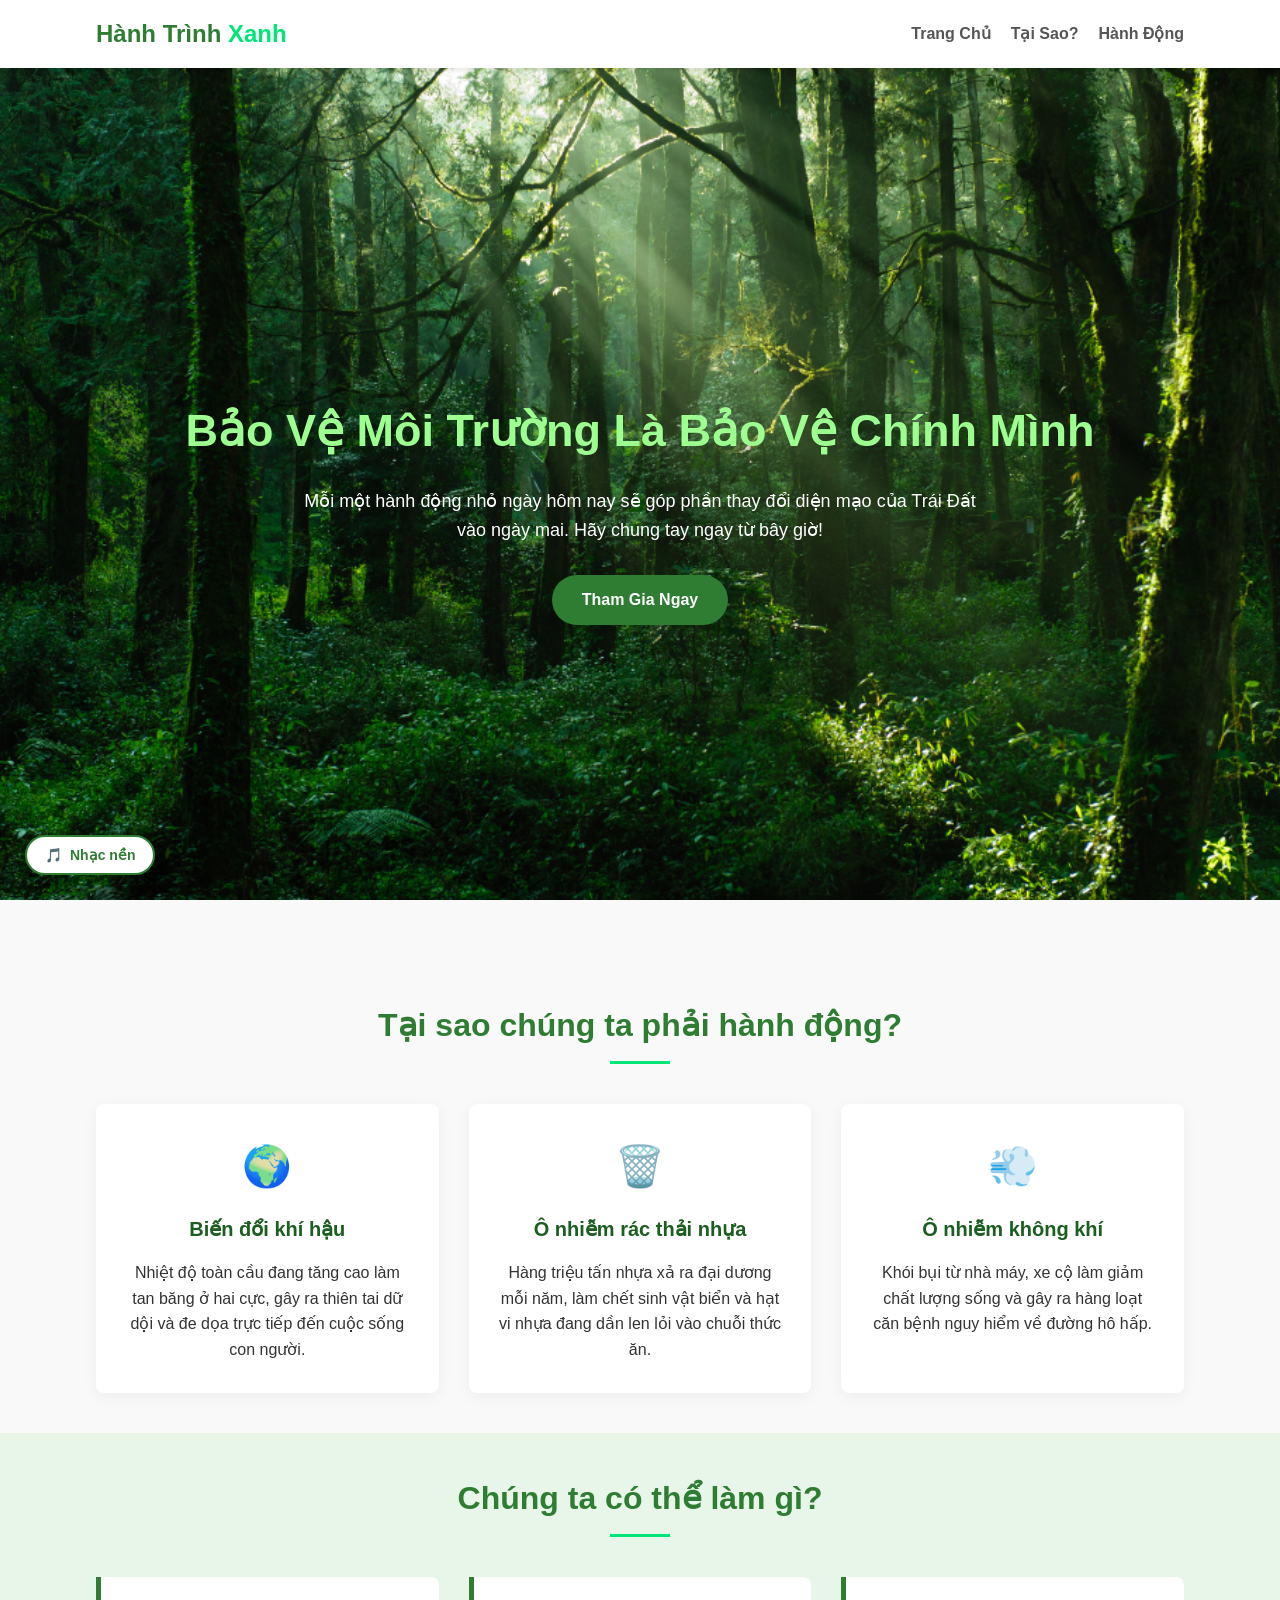
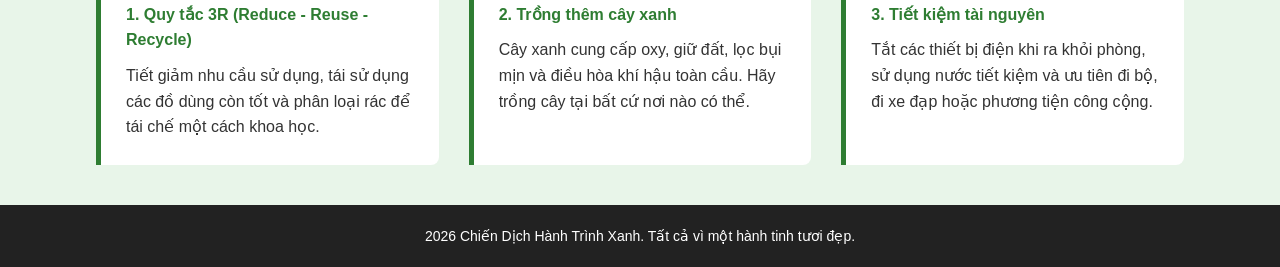
<file: index.html>
<!DOCTYPE html>
<html lang="vi">
<head>
    <meta charset="UTF-8">
    <meta name="viewport" content="width=device-width, initial-scale=1.0">
    <title>Chung Tay Bảo Vệ Môi Trường - Hành Động Vì Tương Lai</title>
    <link rel="stylesheet" href="style.css">
</head>
<body>

    <!-- Thanh điều hướng (Header) -->
    <header class="navbar">
        <div class="container">
            <h1 class="logo">Hành Trình <span>Xanh</span></h1>
            <nav>
                <ul>
                    <li><a href="#home">Trang Chủ</a></li>
                    <li><a href="#reasons">Tại Sao?</a></li>
                    <li><a href="#actions">Hành Động</a></li>
                </ul>
            </nav>
        </div>
    </header>

    <!-- Khu vực Banner (Hero Section) -->
    <section id="home" class="hero">
        <div class="hero-content">
            <h2>Bảo Vệ Môi Trường Là Bảo Vệ Chính Mình</h2>
            <p>Mỗi một hành động nhỏ ngày hôm nay sẽ góp phần thay đổi diện mạo của Trái Đất vào ngày mai. Hãy chung tay ngay từ bây giờ!</p>
<!-- Sửa từ href="#actions" thành đường link trang web bạn muốn -->
            <a href="./index2.html" class="btn" target="_blank">Tham Gia Ngay</a>

        </div>
    </section>

    <!-- Khu vực Thực trạng / Lý do (Reasons) -->
    <section id="reasons" class="features container">
        <h3 class="section-title">Tại sao chúng ta phải hành động?</h3>
        <div class="grid">
            <div class="card">
                <div class="icon">🌍</div>
                <h4>Biến đổi khí hậu</h4>
                <p>Nhiệt độ toàn cầu đang tăng cao làm tan băng ở hai cực, gây ra thiên tai dữ dội và đe dọa trực tiếp đến cuộc sống con người.</p>
            </div>
            <div class="card">
                <div class="icon">🗑️</div>
                <h4>Ô nhiễm rác thải nhựa</h4>
                <p>Hàng triệu tấn nhựa xả ra đại dương mỗi năm, làm chết sinh vật biển và hạt vi nhựa đang dần len lỏi vào chuỗi thức ăn.</p>
            </div>
            <div class="card">
                <div class="icon">💨</div>
                <h4>Ô nhiễm không khí</h4>
                <p>Khói bụi từ nhà máy, xe cộ làm giảm chất lượng sống và gây ra hàng loạt căn bệnh nguy hiểm về đường hô hấp.</p>
            </div>
        </div>
    </section>

    <!-- Khu vực Gợi ý Hành động (Actions) -->
    <section id="actions" class="actions-section">
        <div class="container">
            <h3 class="section-title">Chúng ta có thể làm gì?</h3>
            <div class="grid">
                <div class="action-item">
                    <h4>1. Quy tắc 3R (Reduce - Reuse - Recycle)</h4>
                    <p>Tiết giảm nhu cầu sử dụng, tái sử dụng các đồ dùng còn tốt và phân loại rác để tái chế một cách khoa học.</p>
                </div>
                <div class="action-item">
                    <h4>2. Trồng thêm cây xanh</h4>
                    <p>Cây xanh cung cấp oxy, giữ đất, lọc bụi mịn và điều hòa khí hậu toàn cầu. Hãy trồng cây tại bất cứ nơi nào có thể.</p>
                </div>
                <div class="action-item">
                    <h4>3. Tiết kiệm tài nguyên</h4>
                    <p>Tắt các thiết bị điện khi ra khỏi phòng, sử dụng nước tiết kiệm và ưu tiên đi bộ, đi xe đạp hoặc phương tiện công cộng.</p>
                </div>
            </div>
        </div>
    </section>

    <!-- Chân trang (Footer) -->
    <footer>
        <p>2026 Chiến Dịch Hành Trình Xanh. Tất cả vì một hành tinh tươi đẹp.</p>
    </footer>
    <!-- Nút bật/tắt nhạc nền tùy chỉnh -->
    <button id="music-btn" class="music-toggle-btn" title="Bật/Tắt nhạc nền">
        <span id="music-icon">🎵</span>
        <span class="music-text">Nhạc nền</span>
    </button>

    <!-- Thẻ audio ẩn đi (không dùng thuộc tính controls) -->
    <audio id="bg-music" src="./saikai.mp3.mp3" loop></audio>

    <!-- Đoạn JavaScript xử lý hành động bật/tắt -->
    <script>
        const bgMusic = document.getElementById('bg-music');
        const musicBtn = document.getElementById('music-btn');
        const musicIcon = document.getElementById('music-icon');

        // Thiết lập âm lượng vừa phải (30%) để không làm người dùng giật mình
        bgMusic.volume = 0.3; 

        musicBtn.addEventListener('click', function() {
            if (bgMusic.paused) {
                // Nếu nhạc đang dừng -> Phát nhạc và đổi trạng thái nút
                bgMusic.play();
                musicBtn.classList.add('playing');
                musicIcon.innerText = '🔊'; // Đổi icon sang loa đang phát
            } else {
                // Nếu nhạc đang phát -> Dừng nhạc và đổi trạng thái nút
                bgMusic.pause();
                musicBtn.classList.remove('playing');
                musicIcon.innerText = '🔇'; // Đổi icon sang loa tắt tiếng
            }
        });
    </script>
    <!-- Thẻ âm thanh hiệu ứng click -->
    <audio id="click-sound" src="./clicksound.mp3" preload="auto"></audio>

</body>
</html>
</file>
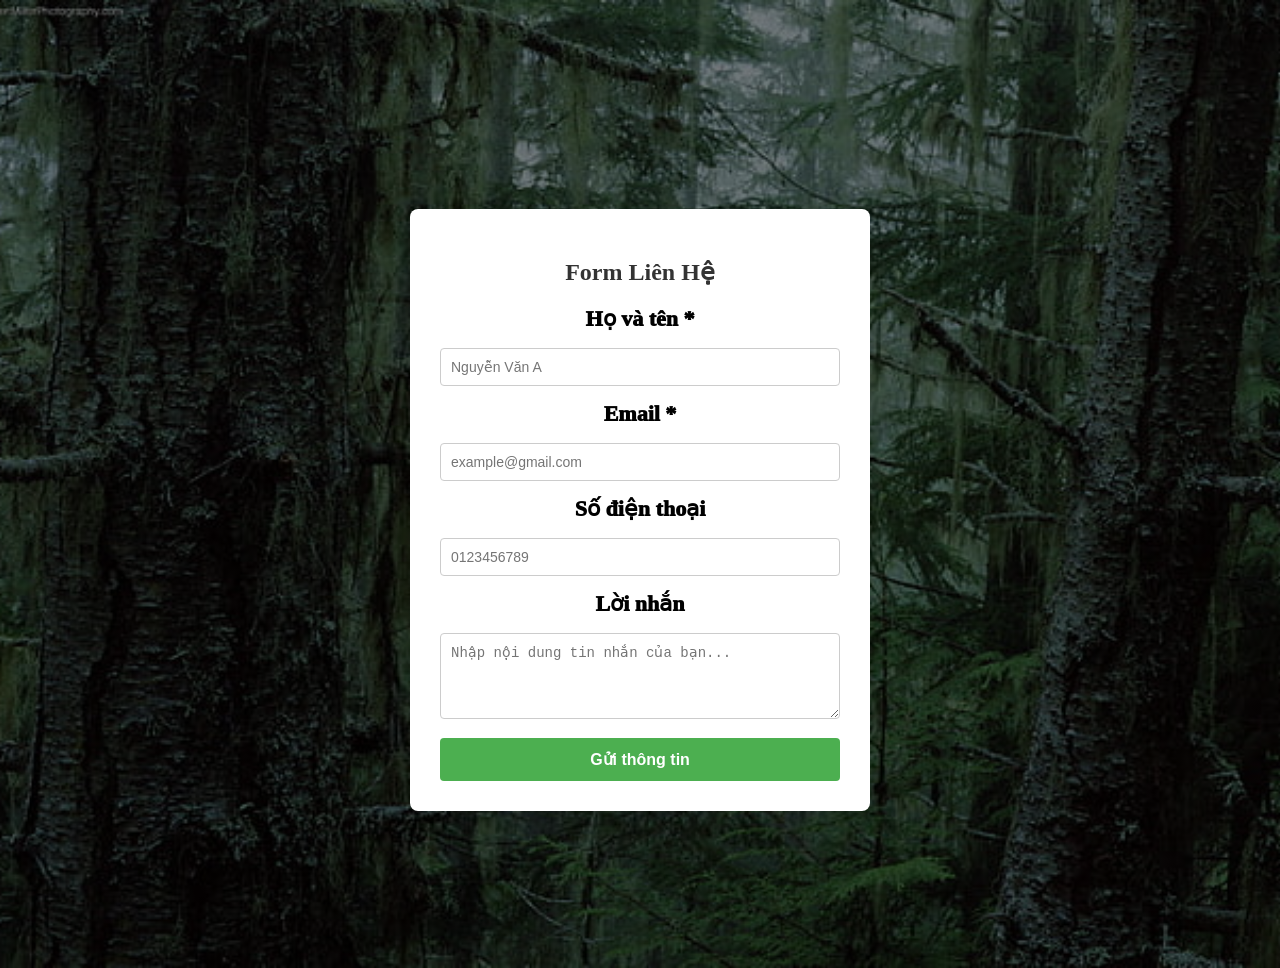
<file: index2.html>
<!DOCTYPE html>
<html lang="vi">
<head>
    <meta charset="UTF-8">
    <meta name="viewport" content="width=device-width, initial-scale=1.0">
    <title>Form đăng kí</title>
    <!-- Kết nối đến file CSS bên ngoài -->
    <link rel="stylesheet" href="./style2.css">
</head>
<body>

    <div class="form-container">
        <h2>Form Liên Hệ</h2>
        <!-- Thay đổi action thành địa chỉ trang web bạn muốn chuyển tới -->
        <form action="./index3.html" method="GET">
            
            <!-- Ô nhập Họ và Tên -->
            <div class="form-group">
                <label for="name">Họ và tên *</label>
                <input type="text" id="name" name="name" placeholder="Nguyễn Văn A" required>
            </div>

            <!-- Ô nhập Email -->
            <div class="form-group">
                <label for="email">Email *</label>
                <input type="email" id="email" name="email" placeholder="example@gmail.com" required>
            </div>

            <!-- Ô nhập Số điện thoại -->
            <div class="form-group">
                <label for="phone">Số điện thoại</label>
                <input type="tel" id="phone" name="phone" placeholder="0123456789">
            </div>

            <!-- Ô nhập Lời nhắn -->
            <div class="form-group">
                <label for="message">Lời nhắn</label>
                <textarea id="message" name="message" rows="4" placeholder="Nhập nội dung tin nhắn của bạn..."></textarea>
            </div>

            <!-- Nút gửi dữ liệu -->
            <button type="submit" class="submit-btn">Gửi thông tin</button>
            
        </form>
    </div>

</body>
</html>
</file>
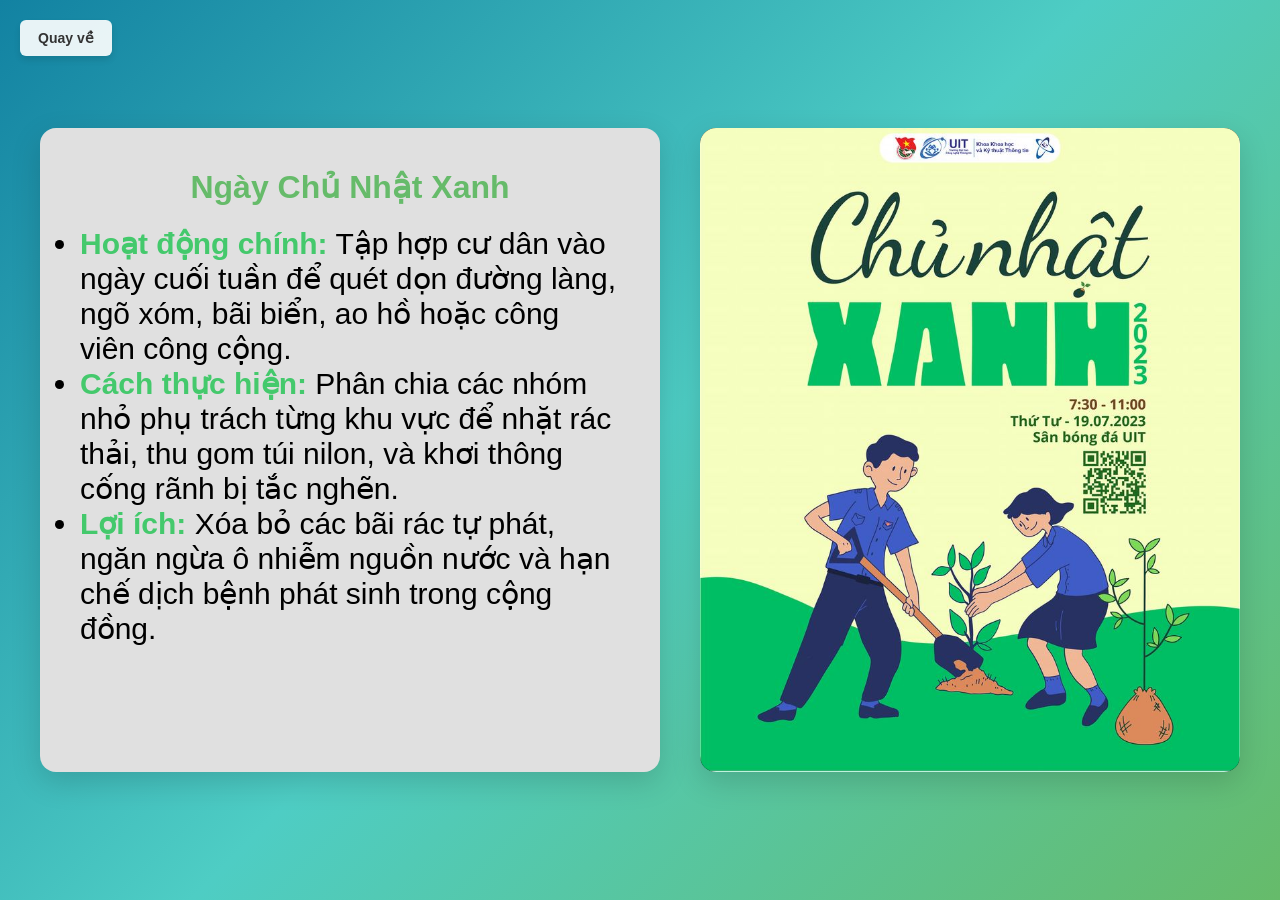
<file: index3,1.html>
<!DOCTYPE html>
<html lang="vi">
<head>
    <meta charset="UTF-8">
    <meta name="viewport" content="width=device-width, initial-scale=1.0">
    <title>Ngày Chủ Nhật Xanh</title>
    <link rel="stylesheet" href="./style3,1.css">
</head>
<body>

    <!-- Nút quay về Google ở góc trên trái -->
    <a href="./index3.html" class="back-button">Quay về</a>

    <!-- Container chính giữ hai khối nội dung -->
    <div class="main-container">
        
        <!-- Khối màu xám bên trái -->
        <div class="card left-card">
            <h1 class="title">Ngày Chủ Nhật Xanh</h1>
            <ul>
                <li><strong>Hoạt động chính:</strong> Tập hợp cư dân vào ngày cuối tuần để quét dọn đường làng, ngõ xóm, bãi biển, ao hồ hoặc công viên công cộng.</li>
                <li><strong>Cách thực hiện:</strong> Phân chia các nhóm nhỏ phụ trách từng khu vực để nhặt rác thải, thu gom túi nilon, và khơi thông cống rãnh bị tắc nghẽn.</li>
                 <li><strong>Lợi ích:</strong> Xóa bỏ các bãi rác tự phát, ngăn ngừa ô nhiễm nguồn nước và hạn chế dịch bệnh phát sinh trong cộng đồng.</li>
            </ul>
        </div>

        <!-- Khối màu đen bên phải -->
    <!-- Khối màu đen bên phải -->
    <div class="card right-card">
        <!-- Xóa chữ "Ô trống" đi và chèn thẻ img vào đây -->
        <img src="./CNxanh2.jpg" alt="Hình ảnh minh họa" class="card-image">
    </div>
</body>
</html>
</file>
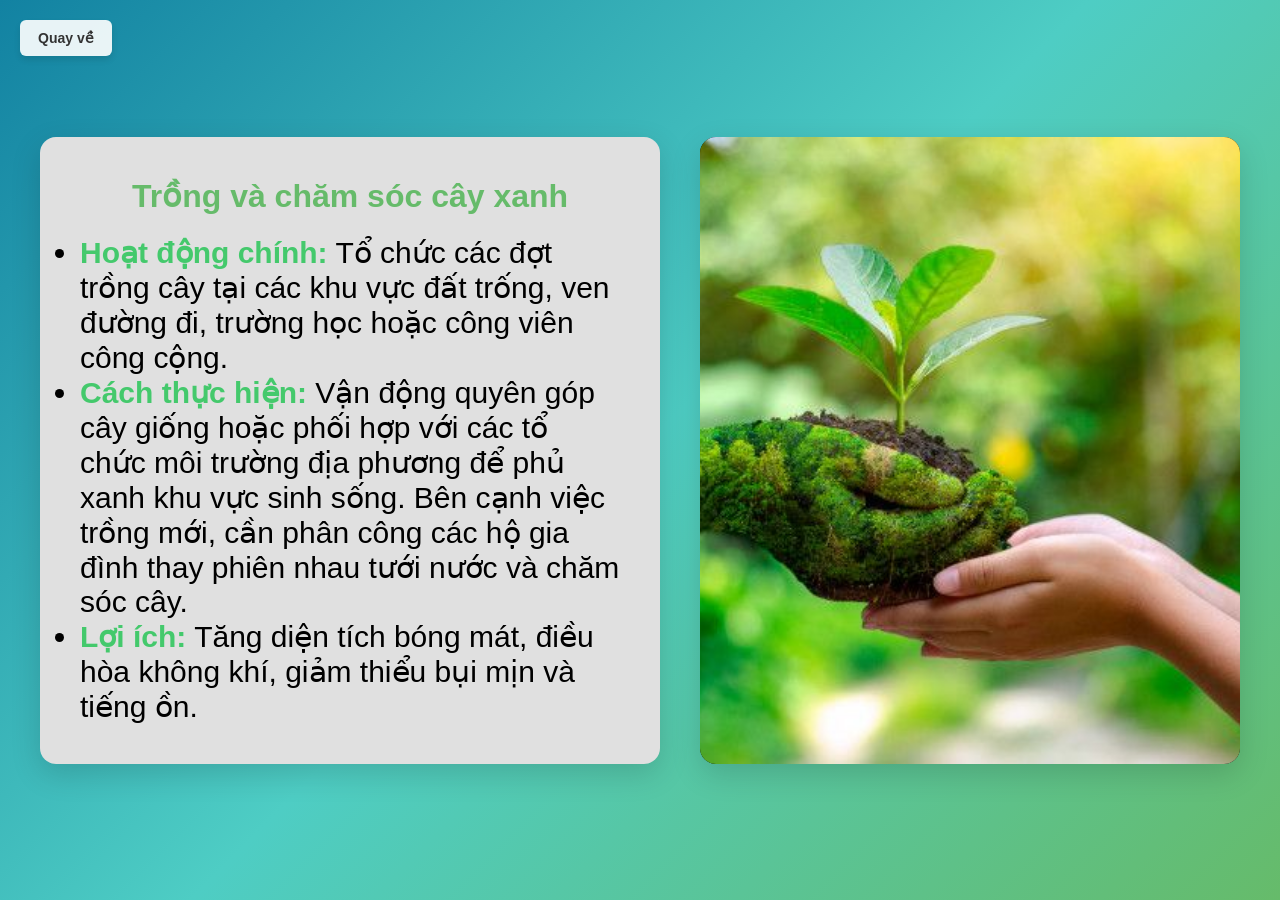
<file: index3,2.html>
<!DOCTYPE html>
<html lang="vi">
<head>
    <meta charset="UTF-8">
    <meta name="viewport" content="width=device-width, initial-scale=1.0">
    <title>Trồng và chăm sóc cây xanh</title>
    <link rel="stylesheet" href="./style3,2.css">
</head>
<body>

    <!-- Nút quay về Google ở góc trên trái -->
    <a href="./index3.html" class="back-button">Quay về</a>

    <!-- Container chính giữ hai khối nội dung -->
    <div class="main-container">
        
        <!-- Khối màu xám bên trái -->
        <div class="card left-card">
            <h1 class="title">Trồng và chăm sóc cây xanh</h1>
            <ul>
                <li><strong>Hoạt động chính:</strong> Tổ chức các đợt trồng cây tại các khu vực đất trống, ven đường đi, trường học hoặc công viên công cộng.</li>
                <li><strong>Cách thực hiện:</strong> Vận động quyên góp cây giống hoặc phối hợp với các tổ chức môi trường địa phương để phủ xanh khu vực sinh sống. Bên cạnh việc trồng mới, cần phân công các hộ gia đình thay phiên nhau tưới nước và chăm sóc cây.</li>
                <li><strong>Lợi ích:</strong> Tăng diện tích bóng mát, điều hòa không khí, giảm thiểu bụi mịn và tiếng ồn.</li>
            </ul>
        </div>

        <!-- Khối màu đen bên phải -->
    <!-- Khối màu đen bên phải -->
    <div class="card right-card">
        <!-- Xóa chữ "Ô trống" đi và chèn thẻ img vào đây -->
        <img src="./trongcay2.jpg" alt="Hình ảnh minh họa" class="card-image">
    </div>
</body>
</html>
</file>
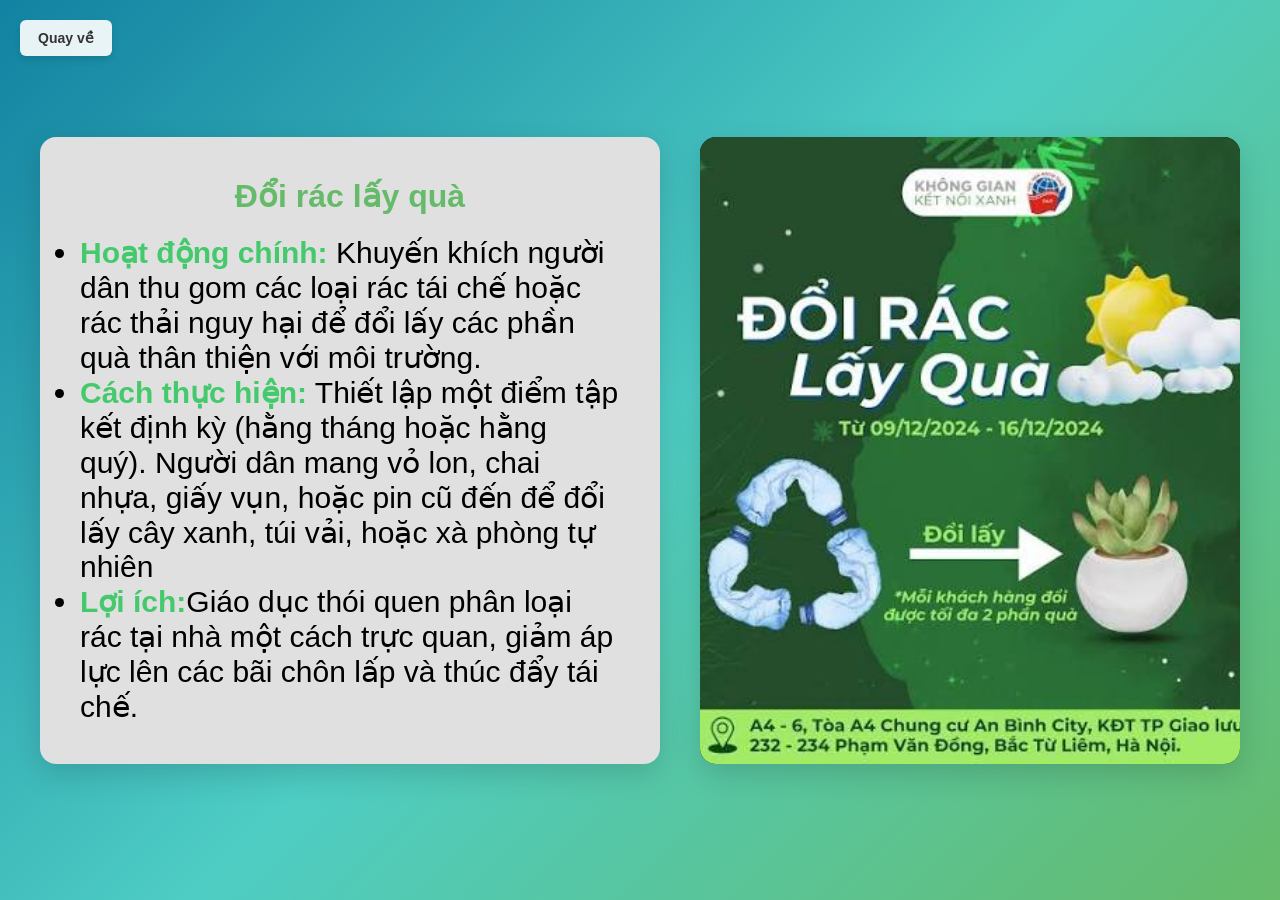
<file: index3,3.html>
<!DOCTYPE html>
<html lang="vi">
<head>
    <meta charset="UTF-8">
    <meta name="viewport" content="width=device-width, initial-scale=1.0">
    <title>Đổi rác lấy quà</title>
    <link rel="stylesheet" href="./style3,3.css">
</head>
<body>

    <!-- Nút quay về Google ở góc trên trái -->
    <a href="./index3.html" class="back-button">Quay về</a>

    <!-- Container chính giữ hai khối nội dung -->
    <div class="main-container">
        
        <!-- Khối màu xám bên trái -->
        <div class="card left-card">
            <h1 class="title">Đổi rác lấy quà</h1>
            <ul>
                <li><strong>Hoạt động chính:</strong> Khuyến khích người dân thu gom các loại rác tái chế hoặc rác thải nguy hại để đổi lấy các phần quà thân thiện với môi trường.</li>
                <li><strong>Cách thực hiện:</strong> Thiết lập một điểm tập kết định kỳ (hằng tháng hoặc hằng quý). Người dân mang vỏ lon, chai nhựa, giấy vụn, hoặc pin cũ đến để đổi lấy cây xanh, túi vải, hoặc xà phòng tự nhiên</li>
                <li><strong>Lợi ích:</strong>Giáo dục thói quen phân loại rác tại nhà một cách trực quan, giảm áp lực lên các bãi chôn lấp và thúc đẩy tái chế.</li>
            </ul>
        </div>

        <!-- Khối màu đen bên phải -->
    <!-- Khối màu đen bên phải -->
    <div class="card right-card">
        <!-- Xóa chữ "Ô trống" đi và chèn thẻ img vào đây -->
        <img src="./doirac2.jpg" alt="Hình ảnh minh họa" class="card-image">
    </div>
</body>
</html>
</file>
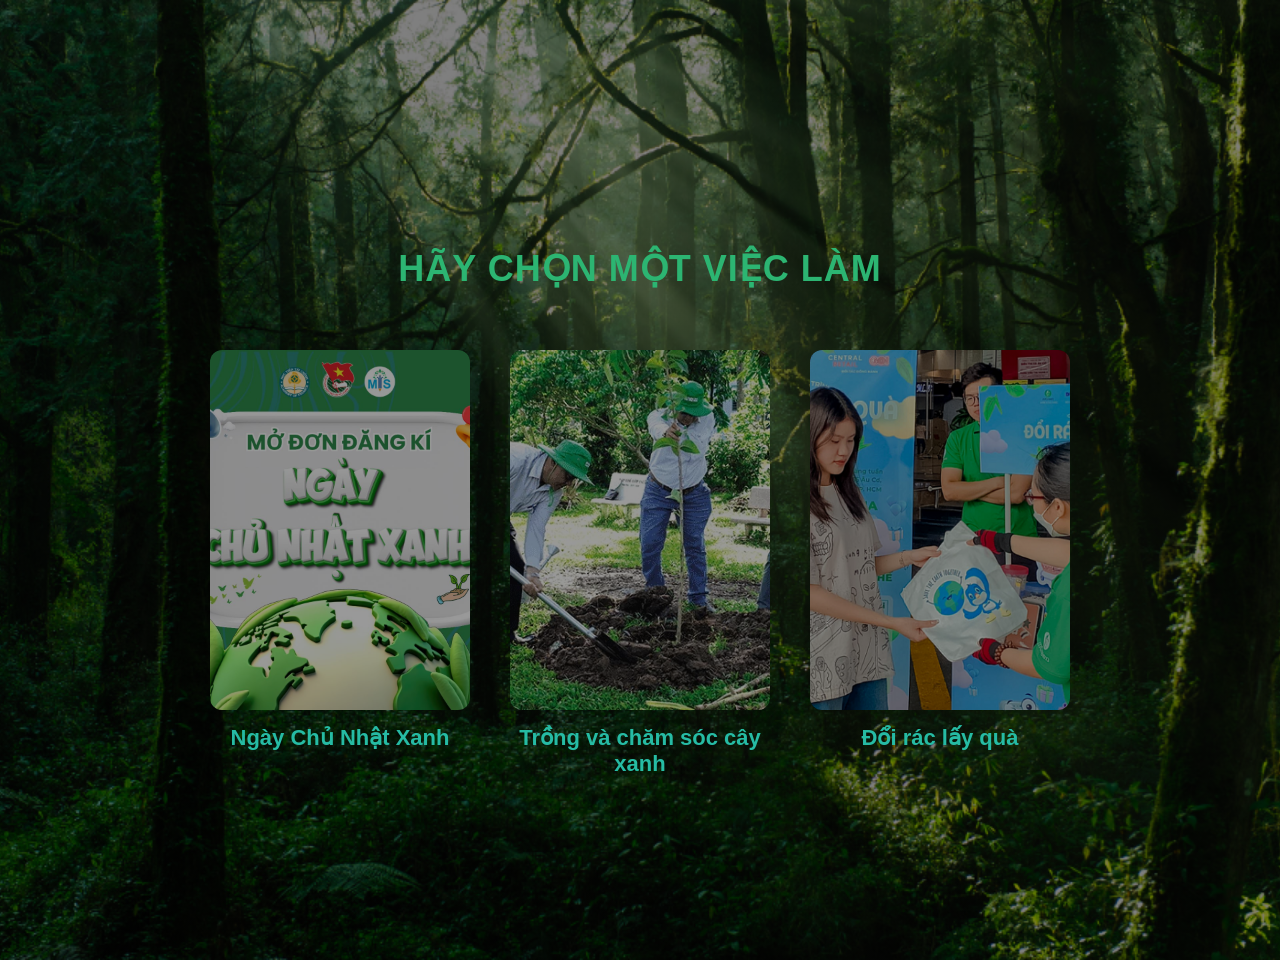
<file: index3.html>
<!DOCTYPE html>
<html lang="vi">
<head>
    <meta charset="UTF-8">
    <meta name="viewport" content="width=device-width, initial-scale=1.0">
    <title>Hãy chọn một việc làm</title>
    <!-- Liên kết tới tệp CSS bên ngoài -->
    <link rel="stylesheet" href="./style3.css">
</head>
<body>

    <!-- Tiêu đề chính -->
    <h1 class="title">HÃY CHỌN MỘT VIỆC LÀM</h1>

    <!-- Khu vực hiển thị 3 cột -->
    <div class="grid-container">
        
        <!-- Cột 1 -->
        <div class="card-wrapper">
            <a href="./index3,1.html" target="_blank" class="card-box">
                <!-- THÊM THẺ ẢNH VÀO ĐÂY -->
                <img src="./ngayCNxanh.png" alt="Hình 1" class="card-img">
            </a>
            <div class="sub-title">Ngày Chủ Nhật Xanh</div>
        </div>

        <!-- Cột 2 -->
        <div class="card-wrapper">
            <a href="./index3,2.html" target="_blank" class="card-box">
                <img src="./trongcay.webp" alt="Hình 2" class="card-img">
            </a>
            <div class="sub-title">Trồng và chăm sóc cây xanh</div>
        </div>

        <!-- Cột 3 -->
        <div class="card-wrapper">
            <a href="./index3,3.html" target="_blank" class="card-box">
                <img src="./doi-rac-lay-qua-1.png" alt="Hình 3" class="card-img">
            </a>
            <div class="sub-title">Đổi rác lấy quà</div>
        </div>

    </div>

</body>
</html>
</file>
<file: style.css>
/* --- Thiết lập chung (Reset & Base Styles) --- */
* {
    margin: 0;
    padding: 0;
    box-sizing: border-box;
}
h2 {
    font-family: Arial, Helvetica, sans-serif;    
    line-height: 1.6;
    color: #9dff90;
}
body {
    font-family: 'Segoe UI', Tahoma, Geneva, Verdana, sans-serif;
    line-height: 1.6;
    color: #333;
    background-color: #f9f9f9;
}

.container {
    width: 85%;
    max-width: 1200px;
    margin: 0 auto;
    padding: 40px 0;
}

a {
    text-decoration: none;
    color: inherit;
}

ul {
    list-style: none;
}

/* --- Định dạng Header / Navigation --- */
.navbar {
    background-color: #ffffff;
    box-shadow: 0 2px 5px rgba(0,0,0,0.1);
    position: fixed;
    top: 0;
    width: 100%;
    z-index: 1000;
}

.navbar .container {
    display: flex;
    justify-content: space-between;
    align-items: center;
    padding: 15px 0;
}

.logo {
    font-size: 24px;
    color: #2e7d32; /* Xanh lá màu đậm */
}

.logo span {
    color: #00e676; /* Xanh lá sáng */
    font-weight: bold;
}

nav ul {
    display: flex;
}

nav ul li {
    margin-left: 20px;
}

nav ul li a {
    font-weight: 600;
    color: #555;
    transition: color 0.3s ease;
}

nav ul li a:hover {
    color: #2e7d32;
}

/* --- Định dạng Banner (Hero) --- */
.hero {
    background: linear-gradient(rgba(0, 0, 0, 0.5), rgba(0, 0, 0, 0.5)), 
                url('https://unsplash.com') no-repeat center center/cover;
    height: 100vh;
    display: flex;
    justify-content: center;
    align-items: center;
    text-align: center;
    color: #fff;
    padding: 0 20px;
    margin-top: 60px; /* Bù khoảng trống cho thanh navbar cố định */
}

.hero-content h2 {
    font-size: 45px;
    margin-bottom: 20px;
}

.hero-content p {
    font-size: 18px;
    max-width: 700px;
    margin: 0 auto 30px auto;
}

.btn {
    display: inline-block;
    background-color: #2e7d32;
    color: #fff;
    padding: 12px 30px;
    border-radius: 25px;
    font-weight: bold;
    transition: background 0.3s ease, transform 0.2s;
}

.btn:hover {
    background-color: #1b5e20;
    transform: translateY(-3px);
}

/* --- Bố cục dạng Lưới (Grid & Cards) --- */
.section-title {
    text-align: center;
    font-size: 32px;
    color: #2e7d32;
    margin-bottom: 40px;
    position: relative;
}

.section-title::after {
    content: '';
    display: block;
    width: 60px;
    height: 3px;
    background-color: #00e676;
    margin: 10px auto 0 auto;
}

.grid {
    display: grid;
    grid-template-columns: repeat(auto-fit, minmax(300px, 1fr));
    gap: 30px;
}

.card {
    background-color: #fff;
    padding: 30px;
    border-radius: 8px;
    box-shadow: 0 4px 15px rgba(0,0,0,0.05);
    text-align: center;
    transition: transform 0.3s;
}

.card:hover {
    transform: translateY(-5px);
}

.card .icon {
    font-size: 40px;
    margin-bottom: 15px;
}

.card h4 {
    font-size: 20px;
    margin-bottom: 15px;
    color: #1b5e20;
}

/* --- Định dạng khu vực Hành Động --- */
.actions-section {
    background-color: #e8f5e9; /* Nền xanh lá nhạt */
}

.action-item {
    background-color: #fff;
    padding: 25px;
    border-left: 5px solid #2e7d32;
    border-radius: 0 8px 8px 0;
}

.action-item h4 {
    color: #2e7d32;
    margin-bottom: 10px;
}

/* --- Chân trang (Footer) --- */
footer {
    background-color: #222;
    color: #fff;
    text-align: center;
    padding: 20px 0;
    font-size: 14px;
}

/* --- Hỗ trợ Responsive trên Mobile --- */
@media (max-width: 768px) {
    .navbar .container {
        flex-direction: column;
    }
    nav ul {
        margin-top: 15px;
    }
    .hero-content h2 {
        font-size: 30px;
    }
    .hero-content p {
        font-size: 16px;
    }
}
/* --- Dành cho Máy tính bảng (Màn hình từ 769px đến 1024px) --- */
@media (max-width: 1024px) {
    .container {
        width: 90%; /* Tăng diện tích hiển thị trên tablet */
    }
    .hero-content h2 {
        font-size: 38px; /* Thu nhỏ tiêu đề một chút */
    }
}

/* --- Dành cho Điện thoại di động (Màn hình dưới 768px) --- */
@media (max-width: 768px) {
    .navbar .container {
        flex-direction: column; /* Chuyển menu từ hàng ngang thành hàng dọc */
        gap: 10px;
    }
    nav ul {
        justify-content: center;
        width: 100%;
    }
    nav ul li {
        margin: 0 10px; /* Thu hẹp khoảng cách giữa các mục menu */
    }
    .hero {
        height: 80vh; /* Giảm chiều cao banner để vừa màn hình dọc */
    }
    .hero-content h2 {
        font-size: 28px;
    }
    .hero-content p {
        font-size: 15px;
    }
    .section-title {
        font-size: 26px; /* Tiêu đề phần nhỏ hơn */
    }
    .card, .action-item {
        padding: 20px; /* Giảm padding để tiết kiệm không gian trên điện thoại */
    }
}
.hero {
    background-image: url('./hinh-nen-cay-xanh-1.png');
    background-size: cover;       /* Co giãn ảnh vừa vặn toàn màn hình */
    background-position: center;   /* Căn ảnh chính giữa */
    background-repeat: no-repeat;  /* Không lặp lại ảnh nếu màn hình quá lớn */
    background-attachment: fixed;  /* Tạo hiệu ứng cuộn trang ảnh nền đứng yên (tùy chọn) */
}
/* --- Thiết kế nút bật/tắt nhạc nền --- */
.music-toggle-btn {
    position: fixed;
    bottom: 25px;
    left: 25px;
    z-index: 9999;
    
    display: flex;
    align-items: center;
    gap: 8px;
    padding: 10px 18px;
    
    background-color: #ffffff;
    color: #2e7d32; /* Màu xanh lá chủ đạo */
    border: 2px solid #2e7d32;
    border-radius: 30px;
    font-size: 14px;
    font-weight: bold;
    cursor: pointer;
    box-shadow: 0 4px 15px rgba(0, 0, 0, 0.15);
    transition: all 0.3s ease;
}

/* Hiệu ứng khi di chuột vào nút (Hover) */
.music-toggle-btn:hover {
    background-color: #2e7d32;
    color: #ffffff;
    transform: scale(1.05);
}

/* Hiệu ứng đập nhẹ liên tục khi nhạc ĐANG PHÁT */
.music-toggle-btn.playing {
    background-color: #2e7d32;
    color: #ffffff;
    animation: pulse 2s infinite;
}

@keyframes pulse {
    0% {
        box-shadow: 0 0 0 0 rgba(46, 125, 50, 0.6);
    }
    70% {
        box-shadow: 0 0 0 12px rgba(46, 125, 50, 0);
    }
    100% {
        box-shadow: 0 0 0 0 rgba(46, 125, 50, 0);
    }
}

/* Tối ưu hiển thị thu gọn trên điện thoại di động */
@media (max-width: 480px) {
    .music-toggle-btn {
        bottom: 15px;
        left: 15px;
        padding: 10px; /* Biến thành nút tròn */
        border-radius: 50%;
    }
    .music-text {
        display: none; /* Ẩn chữ "Nhạc nền", chỉ giữ lại icon trên điện thoại */
    }
}
</file>
<file: style2.css>
/* Định dạng phong cách tổng thể cho trang */
body {
    background: linear-gradient(rgba(0, 0, 0, 0.5), rgba(0, 0, 0, 0.5)), 
                url('./cayxanh.jpg') no-repeat center center/cover;
    height: 100vh;
    display: flex;
    justify-content: center;
    align-items: center;
    text-align: center;
    color: #fff;
    padding: 0 20px;
    margin-top: 60px; /* Bù khoảng trống cho thanh navbar cố định */
}

/* Định dạng hộp chứa Form */
.form-container {
    background-color: #ffffff;
    padding: 30px;
    border-radius: 8px;
    box-shadow: 0 4px 8px rgba(0, 0, 0, 0.1);
    width: 100%;
    max-width: 400px;
}

.form-container h2 {
    margin-bottom: 20px;
    color: #333333;
    text-align: center;
}

/* Định dạng nhóm các ô nhập liệu */
.form-group {
    margin-bottom: 15px;
}

.form-group label {
    display: block;
    margin-bottom: 16px;
    color: #000000;
    font-weight: 970;
    font-size: 22px;
}

.form-group input, 
.form-group textarea {
    width: 100%;
    padding: 10px;
    border: 1px solid #cccccc;
    border-radius: 4px;
    box-sizing: border-box;
    font-size: 14px;
    transition: border-color 0.3s ease;
}

/* Hiệu ứng khi người dùng click vào ô nhập liệu */
.form-group input:focus, 
.form-group textarea:focus {
    border-color: #4CAF50;
    outline: none;
}

/* Định dạng nút gửi */
.submit-btn {
    width: 100%;
    padding: 12px;
    background-color: #4CAF50;
    color: white;
    border: none;
    border-radius: 4px;
    font-size: 16px;
    font-weight: bold;
    cursor: pointer;
    transition: background-color 0.3s ease;
}

.submit-btn:hover {
    background-color: #45a049;
}
</file>
<file: style3,1.css>
/* Khởi tạo cơ bản cho toàn trang */
* {
    margin: 0;
    padding: 0;
    box-sizing: border-box;
    font-family: 'Segoe UI', Tahoma, Geneva, Verdana, sans-serif;
}

/* Nền chuyển sắc xanh lục và xanh lam như ảnh mẫu */
body {
    min-height: 100vh;
    background: linear-gradient(135deg, #1282a2 0%, #4ecdc4 50%, #66bb6a 100%);
    display: flex;
    justify-content: center;
    align-items: center;
    position: relative;
    padding: 20px;
}

/* Định dạng nút "Quay về Google" cố định ở góc trên trái */
.back-button {
    position: absolute;
    top: 20px;
    left: 20px;
    background-color: rgba(255, 255, 255, 0.9);
    color: #333;
    text-decoration: none;
    padding: 10px 18px;
    border-radius: 6px;
    font-weight: bold;
    font-size: 14px;
    box-shadow: 0 4px 6px rgba(0, 0, 0, 0.1);
    transition: all 0.2s ease;
    z-index: 100;
}

.back-button:hover {
    background-color: #fff;
    transform: translateY(-2px);
    box-shadow: 0 6px 12px rgba(0, 0, 0, 0.15);
}

/* Bộ khung chứa 2 bảng thông tin bên trong */
.main-container {
    width: 100%;
    max-width: 1200px;
    display: flex;
    gap: 40px;
    justify-content: center;
    align-items: stretch;
}

/* Thuộc tính chung cho cả 2 ô vuông lớn */
.card {
    flex: 1;
    min-height: 500px;
    border-radius: 16px;
    box-shadow: 0 10px 30px rgba(0, 0, 0, 0.15);
    padding: 40px;
    display: flex;
    flex-direction: column;
}

/* Tùy chỉnh riêng cho ô bên trái (Màu xám) */
.left-card {
    background-color: #e0e0e0;
    align-items: center;
    justify-content: flex-start;
}

/* Chữ "Thêm tiêu đề" màu xanh lá nhạt */
.title {
    color: #66bb6a;
    font-size: 32px;
    font-weight: 700;
    margin-bottom: 20px;
    text-align: center;
}

/* Chữ "Thêm nội dung văn bản" phía dưới */
.description {
    color: #333;
    font-size: 16px;
    text-align: center;
    line-height: 1.5;
}

/* Tùy chỉnh riêng cho ô bên phải (Màu đen) */
.right-card {
    background-color: #050505;
    align-items: center;
    justify-content: center;
}

/* Chữ "Ô trống" màu trắng nằm chính giữa */
.placeholder-text {
    color: #ffffff;
    font-size: 18px;
    font-weight: 400;
}

/* Tự động tối ưu hóa bố cục chuyển dọc trên màn hình điện thoại nhỏ */
@media (max-width: 768px) {
    .main-container {
        flex-direction: column;
        gap: 20px;
        margin-top: 60px; /* Tránh đè lên nút quay về */
    }
    
    .card {
        min-height: 350px;
    }
}
/* Tùy chỉnh riêng cho ô bên phải (Màu đen) */
.right-card {
    background-color: #050505;
    padding: 0; /* QUAN TRỌNG: Đặt padding bằng 0 để ảnh tràn sát mép ô bo góc nếu muốn, hoặc giữ 20px nếu muốn có viền đen bao quanh ảnh */
    overflow: hidden; /* QUAN TRỌNG: Cắt bỏ các phần ảnh bị thừa ra ngoài góc bo tròn */
    align-items: center;
    justify-content: center;
}

/* Định dạng cho hình ảnh bên trong ô vuông */
.card-image {
    width: 100%;       /* Chiều rộng phủ hết 100% ô chứa */
    height: 100%;      /* Chiều cao phủ hết 100% ô chứa */
    
    /* 
      Mẹo giữ khung ảnh cố định:
      - Dùng 'cover' nếu bạn muốn ảnh lấp đầy ô vuông (ảnh có thể bị cắt bớt chút đỉnh nhưng không bao giờ bị méo).
      - Dùng 'contain' nếu bạn muốn nhìn thấy toàn bộ bức ảnh gốc (sẽ có khoảng trống màu đen ở hai bên hoặc trên dưới nếu ảnh không vuông).
    */
    object-fit: cover; 
    
    display: block;    /* Xóa khoảng trống thừa dưới đáy của thẻ inline mặc định */
}
.left-card {
    font-size: 30px; /* Tăng kích thước mặc định (Gốc thường là 1rem hoặc 16px) */
}
.left-card ul li strong {
    color: #44c96c; /* Thay bằng màu bạn muốn (ví dụ: màu xanh biển) */
}
</file>
<file: style3,2.css>
/* Khởi tạo cơ bản cho toàn trang */
* {
    margin: 0;
    padding: 0;
    box-sizing: border-box;
    font-family: 'Segoe UI', Tahoma, Geneva, Verdana, sans-serif;
}

/* Nền chuyển sắc xanh lục và xanh lam như ảnh mẫu */
body {
    min-height: 100vh;
    background: linear-gradient(135deg, #1282a2 0%, #4ecdc4 50%, #66bb6a 100%);
    display: flex;
    justify-content: center;
    align-items: center;
    position: relative;
    padding: 20px;
}

/* Định dạng nút "Quay về Google" cố định ở góc trên trái */
.back-button {
    position: absolute;
    top: 20px;
    left: 20px;
    background-color: rgba(255, 255, 255, 0.9);
    color: #333;
    text-decoration: none;
    padding: 10px 18px;
    border-radius: 6px;
    font-weight: bold;
    font-size: 14px;
    box-shadow: 0 4px 6px rgba(0, 0, 0, 0.1);
    transition: all 0.2s ease;
    z-index: 100;
}

.back-button:hover {
    background-color: #fff;
    transform: translateY(-2px);
    box-shadow: 0 6px 12px rgba(0, 0, 0, 0.15);
}

/* Bộ khung chứa 2 bảng thông tin bên trong */
.main-container {
    width: 100%;
    max-width: 1200px;
    display: flex;
    gap: 40px;
    justify-content: center;
    align-items: stretch;
}

/* Thuộc tính chung cho cả 2 ô vuông lớn */
.card {
    flex: 1;
    min-height: 500px;
    border-radius: 16px;
    box-shadow: 0 10px 30px rgba(0, 0, 0, 0.15);
    padding: 40px;
    display: flex;
    flex-direction: column;
}

/* Tùy chỉnh riêng cho ô bên trái (Màu xám) */
.left-card {
    background-color: #e0e0e0;
    align-items: center;
    justify-content: flex-start;
}

/* Chữ "Thêm tiêu đề" màu xanh lá nhạt */
.title {
    color: #66bb6a;
    font-size: 32px;
    font-weight: 700;
    margin-bottom: 20px;
    text-align: center;
}

/* Chữ "Thêm nội dung văn bản" phía dưới */
.description {
    color: #333;
    font-size: 16px;
    text-align: center;
    line-height: 1.5;
}

/* Tùy chỉnh riêng cho ô bên phải (Màu đen) */
.right-card {
    background-color: #050505;
    align-items: center;
    justify-content: center;
}

/* Chữ "Ô trống" màu trắng nằm chính giữa */
.placeholder-text {
    color: #ffffff;
    font-size: 18px;
    font-weight: 400;
}

/* Tự động tối ưu hóa bố cục chuyển dọc trên màn hình điện thoại nhỏ */
@media (max-width: 768px) {
    .main-container {
        flex-direction: column;
        gap: 20px;
        margin-top: 60px; /* Tránh đè lên nút quay về */
    }
    
    .card {
        min-height: 350px;
    }
}
/* Tùy chỉnh riêng cho ô bên phải (Màu đen) */
.right-card {
    background-color: #050505;
    padding: 0; /* QUAN TRỌNG: Đặt padding bằng 0 để ảnh tràn sát mép ô bo góc nếu muốn, hoặc giữ 20px nếu muốn có viền đen bao quanh ảnh */
    overflow: hidden; /* QUAN TRỌNG: Cắt bỏ các phần ảnh bị thừa ra ngoài góc bo tròn */
    align-items: center;
    justify-content: center;
}

/* Định dạng cho hình ảnh bên trong ô vuông */
.card-image {
    width: 100%;       /* Chiều rộng phủ hết 100% ô chứa */
    height: 100%;      /* Chiều cao phủ hết 100% ô chứa */
    
    /* 
      Mẹo giữ khung ảnh cố định:
      - Dùng 'cover' nếu bạn muốn ảnh lấp đầy ô vuông (ảnh có thể bị cắt bớt chút đỉnh nhưng không bao giờ bị méo).
      - Dùng 'contain' nếu bạn muốn nhìn thấy toàn bộ bức ảnh gốc (sẽ có khoảng trống màu đen ở hai bên hoặc trên dưới nếu ảnh không vuông).
    */
    object-fit: cover; 
    
    display: block;    /* Xóa khoảng trống thừa dưới đáy của thẻ inline mặc định */
}
.left-card {
    font-size: 30px; /* Tăng kích thước mặc định (Gốc thường là 1rem hoặc 16px) */
}
.left-card ul li strong {
    color: #44c96c; /* Thay bằng màu bạn muốn (ví dụ: màu xanh biển) */
}
</file>
<file: style3,3.css>
/* Khởi tạo cơ bản cho toàn trang */
* {
    margin: 0;
    padding: 0;
    box-sizing: border-box;
    font-family: 'Segoe UI', Tahoma, Geneva, Verdana, sans-serif;
}

/* Nền chuyển sắc xanh lục và xanh lam như ảnh mẫu */
body {
    min-height: 100vh;
    background: linear-gradient(135deg, #1282a2 0%, #4ecdc4 50%, #66bb6a 100%);
    display: flex;
    justify-content: center;
    align-items: center;
    position: relative;
    padding: 20px;
}

/* Định dạng nút "Quay về Google" cố định ở góc trên trái */
.back-button {
    position: absolute;
    top: 20px;
    left: 20px;
    background-color: rgba(255, 255, 255, 0.9);
    color: #333;
    text-decoration: none;
    padding: 10px 18px;
    border-radius: 6px;
    font-weight: bold;
    font-size: 14px;
    box-shadow: 0 4px 6px rgba(0, 0, 0, 0.1);
    transition: all 0.2s ease;
    z-index: 100;
}

.back-button:hover {
    background-color: #fff;
    transform: translateY(-2px);
    box-shadow: 0 6px 12px rgba(0, 0, 0, 0.15);
}

/* Bộ khung chứa 2 bảng thông tin bên trong */
.main-container {
    width: 100%;
    max-width: 1200px;
    display: flex;
    gap: 40px;
    justify-content: center;
    align-items: stretch;
}

/* Thuộc tính chung cho cả 2 ô vuông lớn */
.card {
    flex: 1;
    min-height: 500px;
    border-radius: 16px;
    box-shadow: 0 10px 30px rgba(0, 0, 0, 0.15);
    padding: 40px;
    display: flex;
    flex-direction: column;
}

/* Tùy chỉnh riêng cho ô bên trái (Màu xám) */
.left-card {
    background-color: #e0e0e0;
    align-items: center;
    justify-content: flex-start;
}

/* Chữ "Thêm tiêu đề" màu xanh lá nhạt */
.title {
    color: #66bb6a;
    font-size: 32px;
    font-weight: 700;
    margin-bottom: 20px;
    text-align: center;
}

/* Chữ "Thêm nội dung văn bản" phía dưới */
.description {
    color: #333;
    font-size: 16px;
    text-align: center;
    line-height: 1.5;
}

/* Tùy chỉnh riêng cho ô bên phải (Màu đen) */
.right-card {
    background-color: #050505;
    align-items: center;
    justify-content: center;
}

/* Chữ "Ô trống" màu trắng nằm chính giữa */
.placeholder-text {
    color: #ffffff;
    font-size: 18px;
    font-weight: 400;
}

/* Tự động tối ưu hóa bố cục chuyển dọc trên màn hình điện thoại nhỏ */
@media (max-width: 768px) {
    .main-container {
        flex-direction: column;
        gap: 20px;
        margin-top: 60px; /* Tránh đè lên nút quay về */
    }
    
    .card {
        min-height: 350px;
    }
}
/* Tùy chỉnh riêng cho ô bên phải (Màu đen) */
.right-card {
    background-color: #050505;
    padding: 0; /* QUAN TRỌNG: Đặt padding bằng 0 để ảnh tràn sát mép ô bo góc nếu muốn, hoặc giữ 20px nếu muốn có viền đen bao quanh ảnh */
    overflow: hidden; /* QUAN TRỌNG: Cắt bỏ các phần ảnh bị thừa ra ngoài góc bo tròn */
    align-items: center;
    justify-content: center;
}

/* Định dạng cho hình ảnh bên trong ô vuông */
.card-image {
    width: 100%;       /* Chiều rộng phủ hết 100% ô chứa */
    height: 100%;      /* Chiều cao phủ hết 100% ô chứa */
    
    /* 
      Mẹo giữ khung ảnh cố định:
      - Dùng 'cover' nếu bạn muốn ảnh lấp đầy ô vuông (ảnh có thể bị cắt bớt chút đỉnh nhưng không bao giờ bị méo).
      - Dùng 'contain' nếu bạn muốn nhìn thấy toàn bộ bức ảnh gốc (sẽ có khoảng trống màu đen ở hai bên hoặc trên dưới nếu ảnh không vuông).
    */
    object-fit: cover; 
    
    display: block;    /* Xóa khoảng trống thừa dưới đáy của thẻ inline mặc định */
}
.left-card {
    font-size: 30px; /* Tăng kích thước mặc định (Gốc thường là 1rem hoặc 16px) */
}
.left-card ul li strong {
    color: #44c96c; /* Thay bằng màu bạn muốn (ví dụ: màu xanh biển) */
}
</file>
<file: style3.css>
/* Thiết lập cơ bản cho toàn trang */
body {
    font-family: 'Segoe UI', Tahoma, Geneva, Verdana, sans-serif;
    margin: 0;
    padding: 0;
    display: flex;
    flex-direction: column;
    align-items: center;
    justify-content: center;
    min-height: 100vh;
    background: linear-gradient(rgba(0, 0, 0, 0.5), rgba(0, 0, 0, 0.5)), 
                url('./hinh-nen-cay-xanh-1.png') no-repeat center center/cover;
    height: 100vh;
    display: flex;
    justify-content: center;
    align-items: center;
    text-align: center;
    color: #fff;
    padding: 0 20px;
    margin-top: 60px; /* Bù khoảng trống cho thanh navbar cố định */
}

/* Tiêu đề chính màu xanh lá */
.title {
    color: #2cb572;
    font-size: 36px;
    font-weight: bold;
    margin-bottom: 40px;
    text-transform: uppercase;
    letter-spacing: 1px;
}

/* Container chứa các cột công việc */
.grid-container {
    display: flex;
    gap: 40px;
    justify-content: center;
    align-items: flex-start;
    max-width: 1200px;
    width: 100%;
    padding: 20px;
    size: 100px;
}

/* Khối bao quanh mỗi thẻ */
.card-wrapper {
    display: flex;
    flex-direction: column;
    align-items: center;
    width: 260px;
}

/* Ô trống hình chữ nhật bo góc màu đen */
.card-box {
    display: flex;
    align-items: center;
    justify-content: center;
    width: 100%;
    height: 360px;
    border-radius: 12px;
    text-decoration: none;
    transition: transform 0.2s,
}

/* Hiệu ứng khi di chuột vào ô trống */
.card-box:hover {
    transform: translateY(-5px);
    box-shadow: 0 10px 20px rgba(0, 0, 0, 0.2);
}

/* Chữ "Ô trống" màu trắng bên trong hộp */
.card-text {
    color: #ffffff;
    font-size: 16px;
}

/* Dòng chữ "Thêm tiêu đề phụ" màu xanh ngọc ở dưới */
.sub-title {
    color: #26bba4;
    font-size: 22px;
    font-weight: bold;
    margin-top: 15px;
    text-align: center;
}
.card-img {
    position: absolute;
    top: 0;
    left: 0;
    
    width: 100%;        /* BẮT BUỘC: Ép chiều rộng bằng ô chứa */
    height: 100%;       /* BẮT BUỘC: Ép chiều cao bằng ô chứa */
    object-fit: cover;  /* BẮT BUỘC: Tự co giãn thông minh, không lo ảnh bị méo */
    
    opacity: 0.6;      
    transition: opacity 0.2s;
}
.card-box {
    position: relative; 
    width: 100%;
    height: 360px;
    border-radius: 12px;
    
    overflow: hidden;   /* BẮT BUỘC: Cắt bỏ mọi phần ảnh tràn ra ngoài */
    
    display: flex;
    align-items: center;
    justify-content: center;
    background-color: #000000;
    text-decoration: none;
    transition: transform 0.2s,
}
</file>
